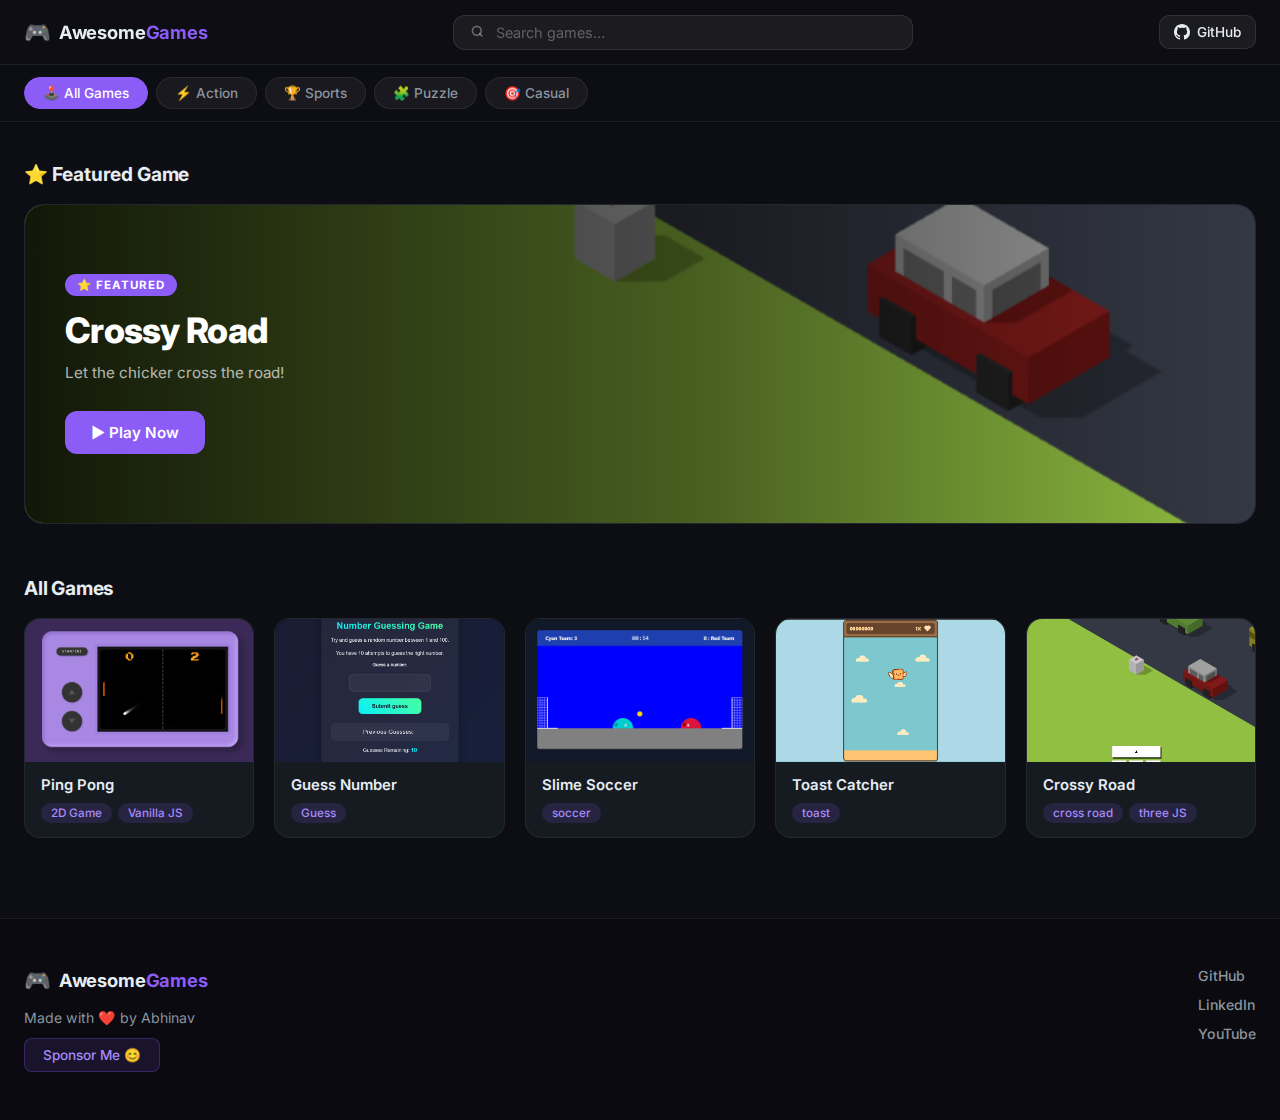
<file: index.html>
<!DOCTYPE html>
<html lang="en">
  <head>
    <meta charset="UTF-8" />
    <meta name="viewport" content="width=device-width, initial-scale=1.0" />
    <link rel="shortcut icon" href="./public/favicon.ico" type="image/x-icon" />
    <title>Awesome Games</title>
    <link rel="stylesheet" href="style.css" />
    <link rel="preconnect" href="https://fonts.googleapis.com" />
    <link rel="preconnect" href="https://fonts.gstatic.com" crossorigin />
    <link
      href="https://fonts.googleapis.com/css2?family=Inter:wght@400;500;600;700;800&display=swap"
      rel="stylesheet"
    />
    <script
      defer
      data-domain="abhinavthedev.github.io"
      src="https://getanalyzr.vercel.app/tracking-script.js"
    ></script>
  </head>
  <body>
    <!-- Header -->
    <header class="site-header">
      <div class="header-inner">
        <div class="header-left">
          <div class="logo">
            <span class="logo-icon">🎮</span>
            <span class="logo-text"
              >Awesome<span class="logo-accent">Games</span></span
            >
          </div>
        </div>
        <div class="header-center">
          <div class="search-bar">
            <svg
              class="search-icon"
              viewBox="0 0 20 20"
              fill="none"
              stroke="currentColor"
              stroke-width="2"
            >
              <circle cx="8.5" cy="8.5" r="5.5" />
              <path d="M15 15l-3-3" stroke-linecap="round" />
            </svg>
            <input
              type="text"
              id="search-input"
              placeholder="Search games…"
              autocomplete="off"
            />
          </div>
        </div>
        <div class="header-right">
          <a
            target="_blank"
            href="https://github.com/abhinavthedev"
            class="gh-btn"
          >
            <svg viewBox="0 0 16 16" width="16" height="16" fill="currentColor">
              <path
                d="M8 0C3.58 0 0 3.58 0 8c0 3.54 2.29 6.53 5.47 7.59.4.07.55-.17.55-.38
                0-.19-.01-.82-.01-1.49-2.01.37-2.53-.49-2.69-.94-.09-.23-.48-.94-.82-1.13
                -.28-.15-.68-.52-.01-.53.63-.01 1.08.58 1.23.82.72 1.21 1.87.87 2.33.66
                .07-.52.28-.87.51-1.07-1.78-.2-3.64-.89-3.64-3.95 0-.87.31-1.59.82-2.15
                -.08-.2-.36-1.02.08-2.12 0 0 .67-.21 2.2.82.64-.18 1.32-.27 2-.27.68 0
                1.36.09 2 .27 1.53-1.04 2.2-.82 2.2-.82.44 1.1.16 1.92.08 2.12.51.56.82
                1.27.82 2.15 0 3.07-1.87 3.75-3.65 3.95.29.25.54.73.54 1.48 0 1.07-.01
                1.93-.01 2.2 0 .21.15.46.55.38A8.013 8.013 0 0016 8c0-4.42-3.58-8-8-8z"
              />
            </svg>
            <span>GitHub</span>
          </a>
        </div>
      </div>
    </header>

    <!-- Category Filters -->
    <div class="filters-bar">
      <div class="filters-inner">
        <button class="filter-btn active" data-filter="all">
          🕹️ All Games
        </button>
        <button class="filter-btn" data-filter="action">⚡ Action</button>
        <button class="filter-btn" data-filter="sports">🏆 Sports</button>
        <button class="filter-btn" data-filter="puzzle">🧩 Puzzle</button>
        <button class="filter-btn" data-filter="casual">🎯 Casual</button>
      </div>
    </div>

    <!-- Main -->
    <main class="main-content">
      <div class="container">
        <!-- Featured Game -->
        <section class="featured-section" id="featured-section">
          <h2 class="section-title">⭐ Featured Game</h2>
          <div class="featured-card" id="featured-card"></div>
        </section>

        <!-- Games Grid -->
        <section class="games-section">
          <h2 class="section-title" id="games-section-title">All Games</h2>
          <div class="games-grid" id="grid-container"></div>
          <div class="no-results" id="no-results" style="display: none">
            <span class="no-results-icon">🔍</span>
            <p>No games found. Try a different search!</p>
          </div>
        </section>
      </div>
    </main>

    <!-- Game Modal -->
    <div class="game-modal" id="game-modal" role="dialog" aria-modal="true">
      <div class="modal-overlay" id="modal-overlay"></div>
      <div class="modal-container">
        <div class="modal-header">
          <span class="modal-game-title" id="modal-title"></span>
          <div class="modal-actions">
            <button
              class="modal-btn fullscreen-btn"
              id="fullscreen-btn"
              title="Fullscreen"
              aria-label="Toggle fullscreen"
            >
              <svg
                viewBox="0 0 24 24"
                fill="none"
                stroke="currentColor"
                stroke-width="2"
                width="16"
                height="16"
              >
                <path
                  d="M8 3H5a2 2 0 00-2 2v3M21 8V5a2 2 0 00-2-2h-3M16 21h3a2 2 0 002-2v-3M3 16v3a2 2 0 002 2h3"
                  stroke-linecap="round"
                  stroke-linejoin="round"
                />
              </svg>
            </button>
            <button
              class="modal-btn close-btn"
              id="close-modal"
              title="Close"
              aria-label="Close game"
            >
              <svg
                viewBox="0 0 24 24"
                fill="none"
                stroke="currentColor"
                stroke-width="2"
                width="16"
                height="16"
              >
                <path
                  d="M18 6L6 18M6 6l12 12"
                  stroke-linecap="round"
                  stroke-linejoin="round"
                />
              </svg>
            </button>
          </div>
        </div>
        <div class="modal-body">
          <iframe
            id="game-iframe"
            src=""
            title="Game"
            allowfullscreen
          ></iframe>
        </div>
      </div>
    </div>

    <!-- Footer -->
    <footer class="site-footer">
      <div class="container">
        <div class="footer-content">
          <div class="footer-left">
            <div class="logo">
              <span class="logo-icon">🎮</span>
              <span class="logo-text"
                >Awesome<span class="logo-accent">Games</span></span
              >
            </div>
            <div class="footer-info">
              <p>Made with ❤️ by Abhinav</p>
              <a
                href="https://github.com/sponsors/AbhinavTheDev"
                target="_blank"
                class="sponsor-btn"
                >Sponsor Me 😊</a
              >
            </div>
          </div>
          <div class="footer-right">
            <div class="footer-links">
              <a target="_blank" href="https://github.com/abhinavthedev"
                >GitHub</a
              >
              <a
                target="_blank"
                href="https://linkedin.com/in/say-hi-to-abhinav"
                >LinkedIn</a
              >
              <a target="_blank" href="https://www.youtube.com/@DevAbhinav"
                >YouTube</a
              >
            </div>
          </div>
        </div>
      </div>
    </footer>

    <script type="module" src="./script.js"></script>
  </body>
</html>
</file>
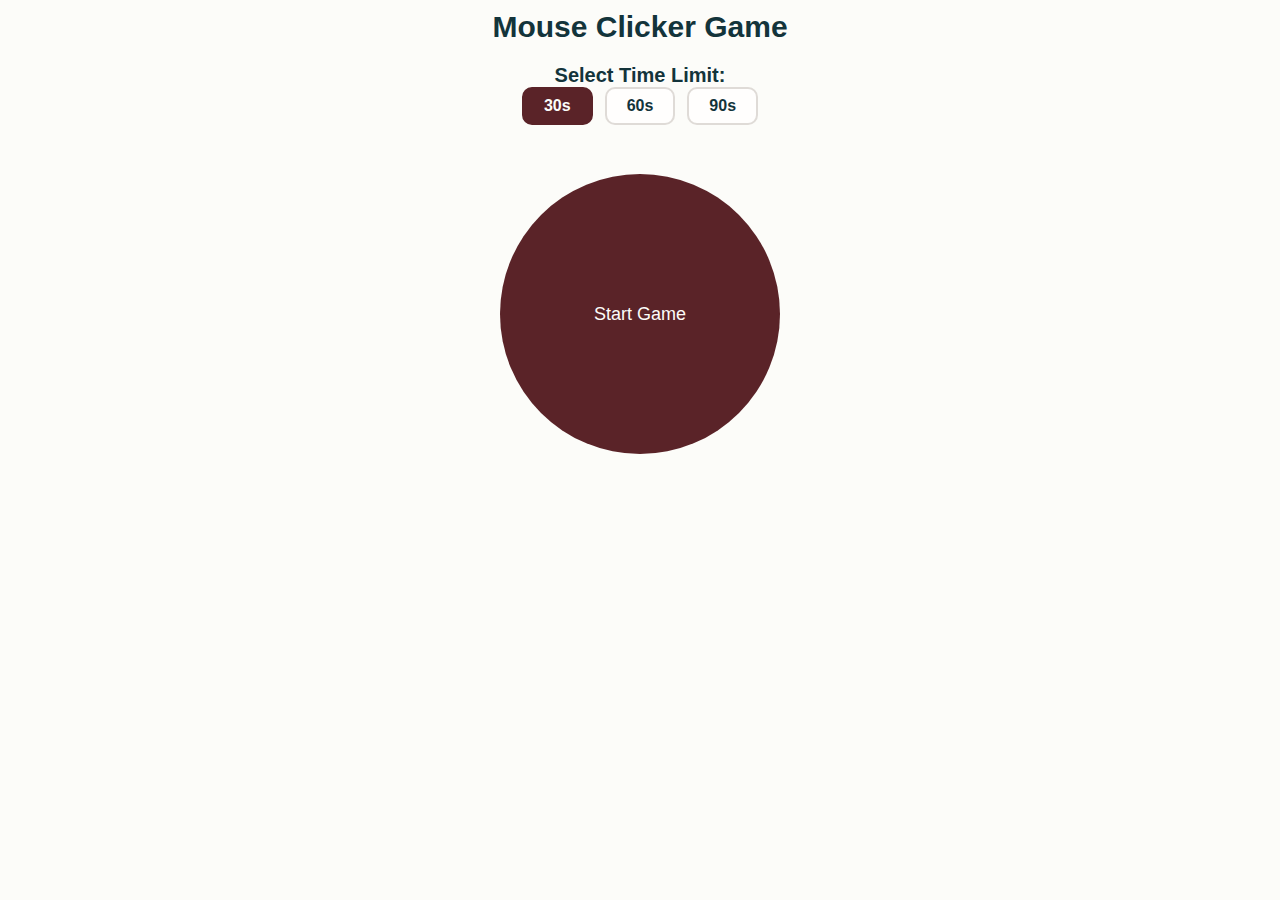
<file: clicker/index.html>
<!DOCTYPE html>
<html lang="en">
  <head>
    <meta charset="UTF-8" />
    <meta name="viewport" content="width=device-width, initial-scale=1.0" />
    <title>Mouse Clicker Game</title>
    <link rel="stylesheet" href="style.css" />
    <script
      defer
      data-domain="abhinavthedev.github.io"
      src="https://getanalyzr.vercel.app/tracking-script.js"
    ></script>
  </head>
  <body>
    <div class="container">
      <!-- Header -->
      <header class="game-header">
        <h1>Mouse Clicker Game</h1>
      </header>

      <div class="action">
        <!-- Time Selector -->
        <div class="time-selector" id="time-selector">
          <h3>Select Time Limit:</h3>
          <div class="time-buttons">
            <button class="btn time-btn active" data-time="30">30s</button>
            <button class="btn time-btn" data-time="60">60s</button>
            <button class="btn time-btn" data-time="90">90s</button>
          </div>
        </div>

        <!-- Stats -->
        <div class="game-stats hidden" id="game-stats">
          <div class="stat-item">
            <div class="stat-label">Time Remaining</div>
            <div class="stat-value" id="timer-display">30</div>
          </div>
        </div>
      </div>

      <!-- Main Click Area -->
      <div class="game-area hidden" id="game-area">
        <button class="click-button circle" id="click-button" disabled>
          <span class="click-text">Click Me!</span>
          <span class="click-counter" id="click-counter">0</span>
        </button>
      </div>

      <!-- Controls -->
      <div class="game-controls">
        <button class="btn circle" id="start-btn">Start Game</button>
      </div>
    </div>

    <!-- Results Modal -->
    <div class="modal hidden" id="results-modal">
      <div class="modal-content">
        <div class="modal-header">
          <h2>🎉 Game Complete!</h2>
        </div>
        <div class="modal-body">
          <div class="results-grid">
            <div class="result-item">
              <div class="result-label">Total Clicks</div>
              <div class="result-value" id="final-score">0</div>
            </div>
            <div class="result-item">
              <div class="result-label">Time Played</div>
              <div class="result-value" id="final-time">30s</div>
            </div>
            <div class="result-item">
              <div class="result-label">Average CPS</div>
              <div class="result-value" id="final-cps">0.00</div>
            </div>
          </div>
          <div class="performance-message" id="performance-message">
            Great job! Keep practicing to improve your speed.
          </div>
        </div>
        <div class="modal-footer">
          <button class="btn" id="play-again-btn">Play Again</button>
        </div>
      </div>
    </div>

    <script src="script.js"></script>
  </body>
</html>
</file>
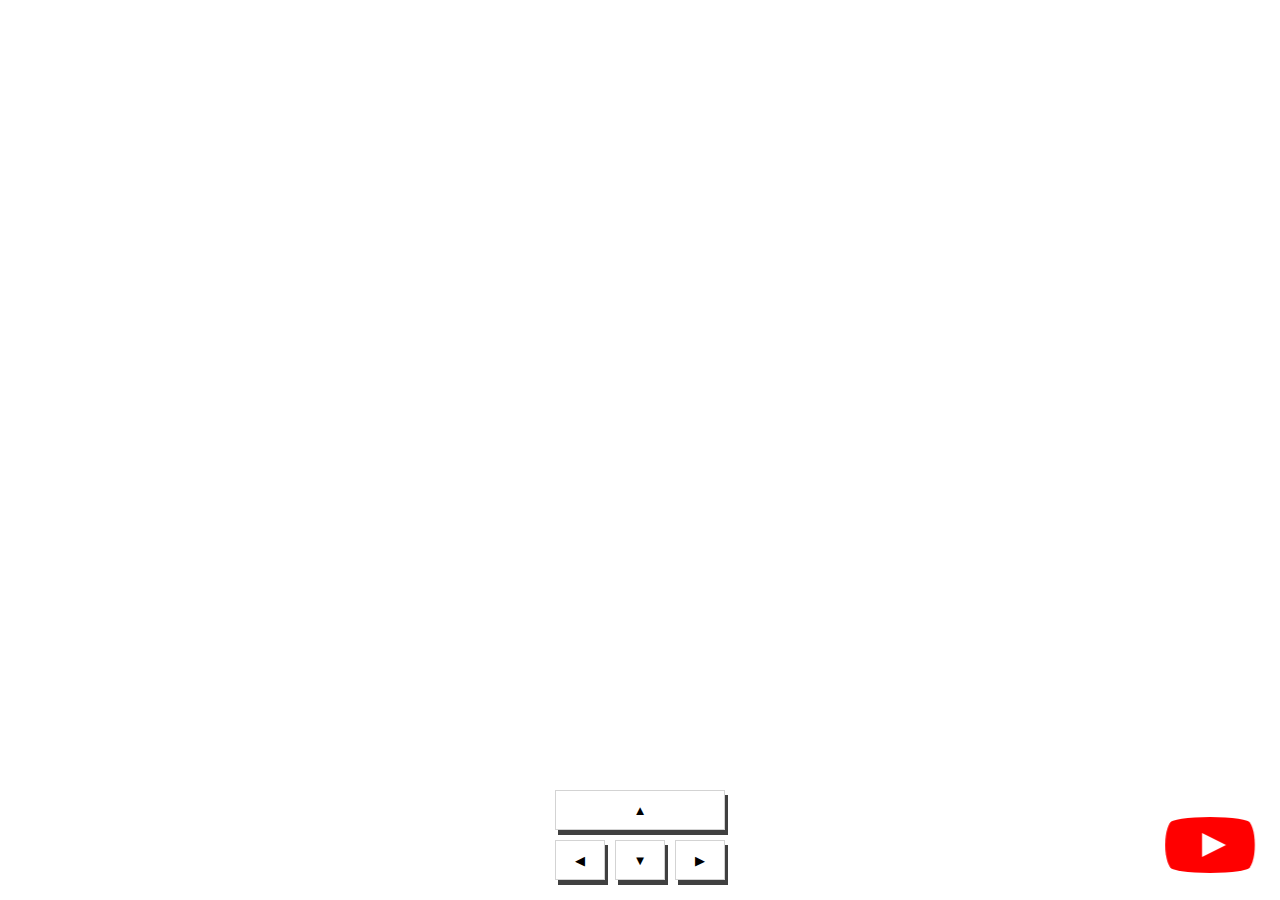
<file: crossy-road/index.html>
<!DOCTYPE html>
<html lang="en">
  <head>
    <meta charset="UTF-8" />
    <meta name="viewport" content="width=device-width, initial-scale=1.0" />
    <link rel="stylesheet" href="style.css" />
    <title>Crossy Road</title>
    <script
      defer
      data-domain="abhinavthedev.github.io"
      src="https://getanalyzr.vercel.app/tracking-script.js"
    ></script>
  </head>
  <body>
    <canvas class="game"></canvas>
    <div id="controls">
      <div>
        <button id="forward">▲</button>
        <button id="left">◀</button>
        <button id="backward">▼</button>
        <button id="right">▶</button>
      </div>
    </div>
    <div id="score">0</div>
    <div id="result-container">
      <div id="result">
        <h1>Game Over</h1>
        <p>Your score: <span id="final-score"></span></p>
        <button id="retry">Retry</button>
      </div>
    </div>

    <a id="youtube" target="_top" href="https://youtu.be/vNr3_hQ3Bws">
      <span>Learn Three.js while building this game on YouTube</span>
    </a>
    <div id="youtube-card">
      Learn Three.js while building this game on YouTube
    </div>
    <script type="module" src="./script.js"></script>
  </body>
</html>
</file>
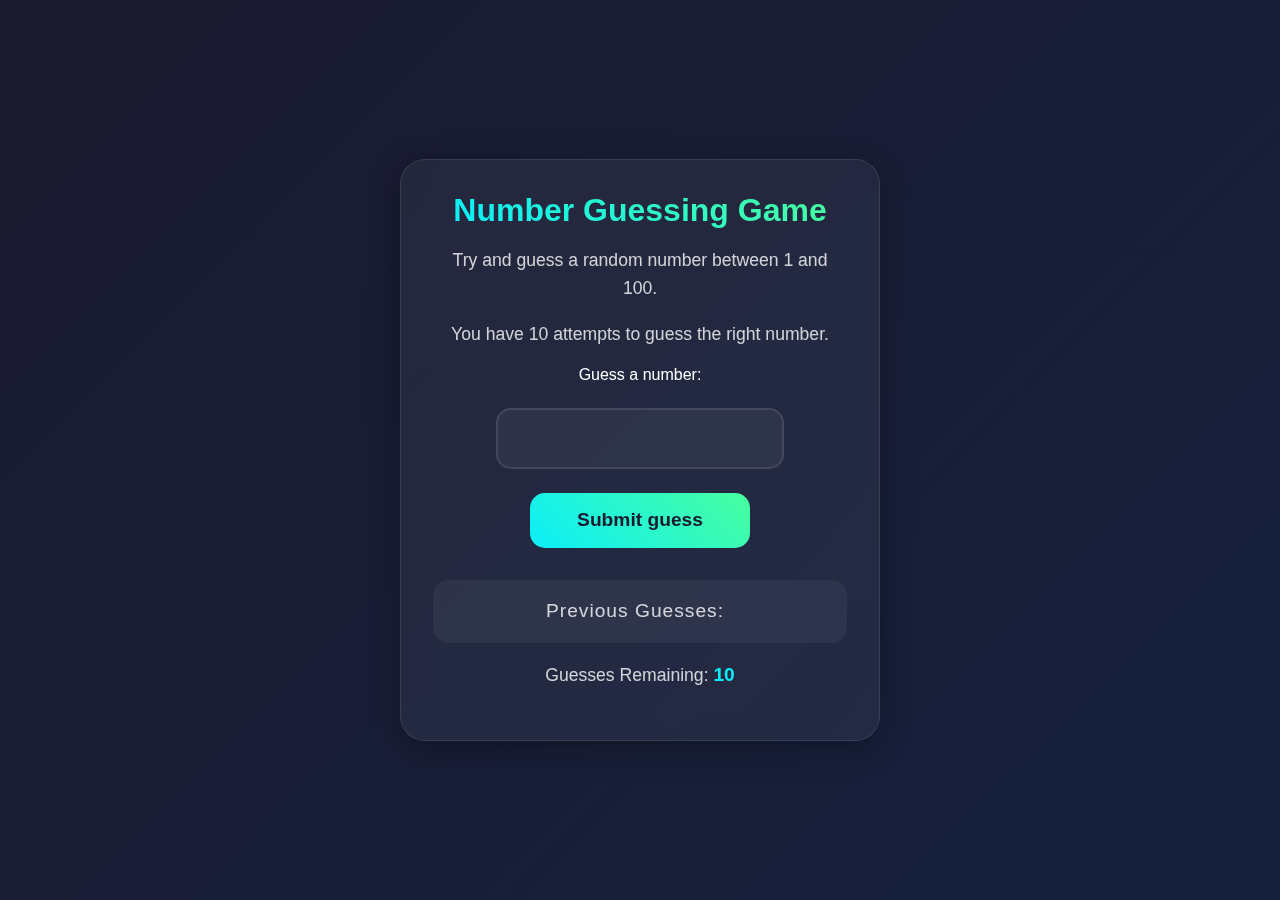
<file: guess-number/index.html>
<!DOCTYPE html>
<html lang="en">
<head>
    <meta charset="UTF-8">
    <meta name="viewport" content="width=device-width, initial-scale=1.0">
    <meta http-equiv="X-UA-Compatible" content="ie=edge">
    <link rel="shortcut icon" href="../public/favicon.ico" type="image/x-icon">
    <title>Number Guessing Game</title>
    <link rel="stylesheet" href="./style.css">
    <script
      defer
      data-domain="abhinavthedev.github.io"
      src="https://getanalyzr.vercel.app/tracking-script.js"
    ></script>
</head>
<body style="background-color:#212121; color:#fff;">
<main>   
    <div id="wrapper">
      <span class="h2">Number Guessing Game</span>
    <p>Try and guess a random number between 1 and 100.</p>
    <p>You have 10 attempts to guess the right number.</p>
        <form class="form">
            <label2 for="guessField" id="guess">Guess a number: </label>
            <input type="text" id="guessField" class="guessField">
            <input type="submit" id="subt" value="Submit guess" class="guessSubmit">
        </form>

        <div class="resultParas">
            <p class="prevGuess">Previous Guesses: <span class="guesses"></span></p>
            <p class="remGuess">Guesses Remaining: <span class="lastResult">10</span></p>
            <p class="lowOrHi"></p>
            </div>
    </div>
</main>
    <script src="./script.js"></script>
</body>
</html>
</file>
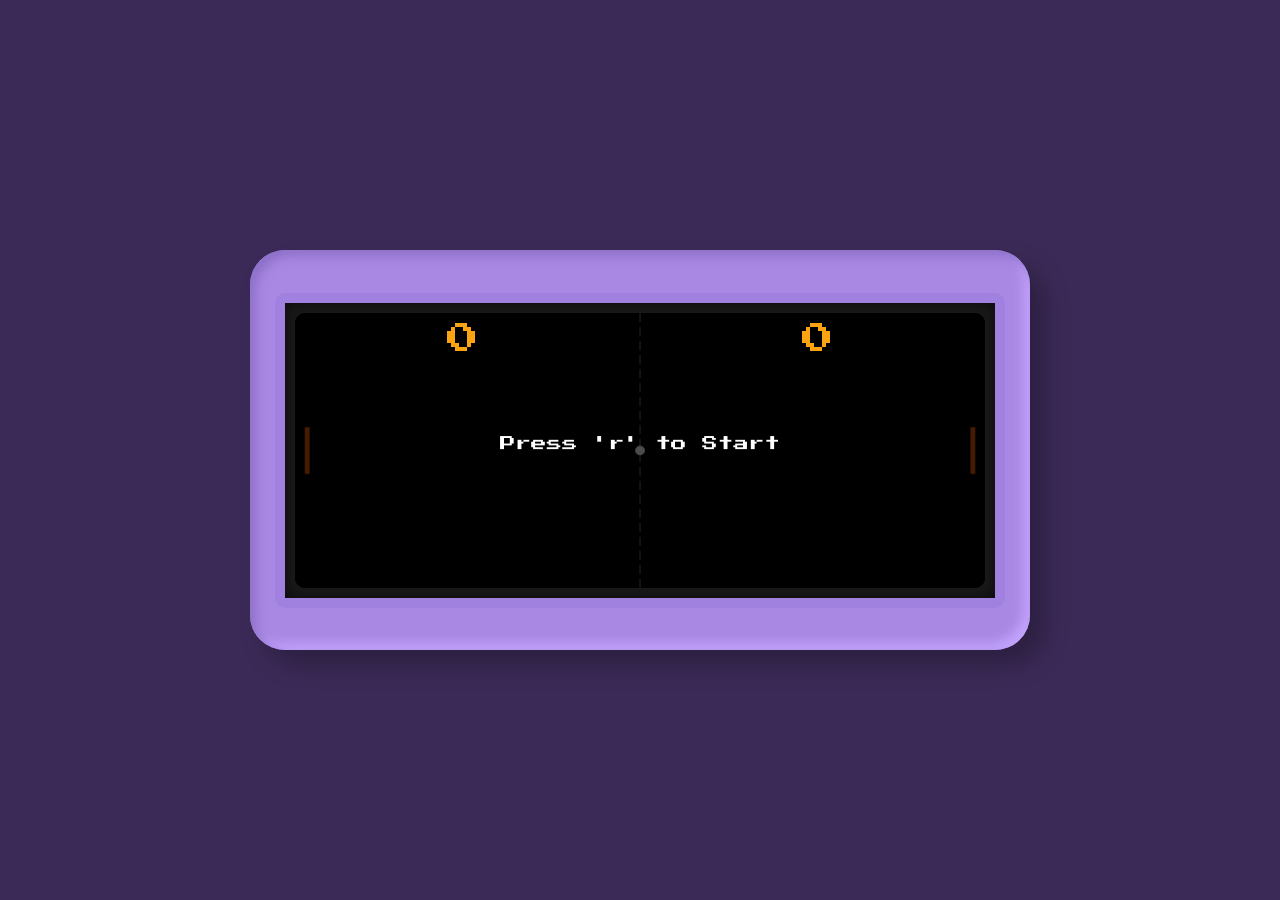
<file: ping-pong/index.html>
<!DOCTYPE html>
<html lang="en">
  <head>
    <meta charset="UTF-8" />
    <meta
      name="viewport"
      content="width=device-width, initial-scale=1.0, user-scalable=no"
    />
    <title>Ping Pong</title>
    <script type="module" src="./script.js"></script>
    <link rel="preconnect" href="https://fonts.googleapis.com" />
    <link rel="preconnect" href="https://fonts.gstatic.com" crossorigin />
    <link rel="stylesheet" href="style.css" />
    <script
      defer
      data-domain="abhinavthedev.github.io"
      src="https://getanalyzr.vercel.app/tracking-script.js"
    ></script>
  </head>
  <body>
    <div class="console">
      <div class="controls">
        <div class="start-btn button">START(r)</div>
        <div class="navigation-buttons">
          <div class="nav-btn button up">
            <div class="arrow"></div>
          </div>
          <div class="nav-btn button down">
            <div class="arrow"></div>
          </div>
        </div>
      </div>
      <div class="screen-area">
        <div class="screen">
          <div id="left-score" class="score"></div>
          <div id="right-score" class="score"></div>
          <canvas id="pong"></canvas>
        </div>
      </div>
    </div>
  </body>
</html>
</file>
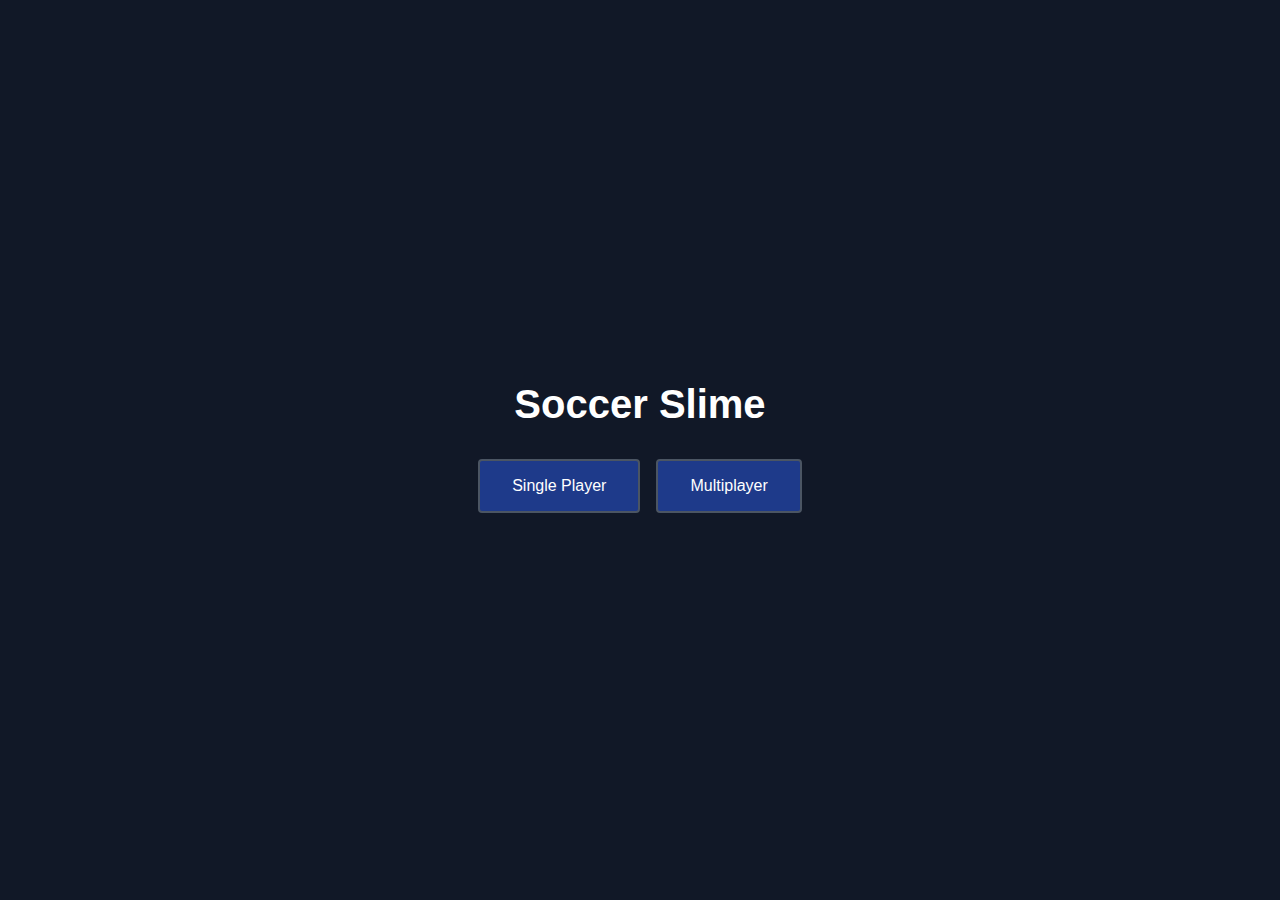
<file: slime-soccer/index.html>
<!DOCTYPE html>
<html lang="en">
  <head>
    <meta charset="UTF-8" />
    <meta name="viewport" content="width=device-width, initial-scale=1.0" />
    <link rel="stylesheet" href="./style.css" />
    <title>Soccer Slime</title>
  </head>
  <body>
    <div class="game-container">
      <!-- Main Menu -->
      <div id="mainMenu" class="menu">
        <h1>Soccer Slime</h1>
        <!-- <p></p> -->
        <div class="menu-buttons">
          <button onclick="selectPlayerMode('single')">Single Player</button>
          <button onclick="selectPlayerMode('multi')">Multiplayer</button>
        </div>
      </div>

      <!-- Game Mode Selection -->
      <div id="gameModeMenu" class="menu hidden">
        <h2>Select Game Duration</h2>
        <div class="team-display">
          <span class="cyan-team">Cyan Team</span>
          <span style="margin: 0 1rem">vs</span>
          <span class="red-team">Red Team</span>
        </div>
        <div class="menu-buttons">
          <button onclick="startGame('1min')">1 Minute</button>
          <button onclick="startGame('2min')">2 Minutes</button>
          <button onclick="startGame('4min')">4 Minutes</button>
          <button onclick="startGame('8min')">8 Minutes</button>
          <button onclick="startGame('worldcup')">World Cup</button>
        </div>
        <div class="instructions" id="instructions"></div>
        <button class="small-button" onclick="backToMainMenu()">Back</button>
      </div>

      <!-- Game Screen -->
      <div id="gameScreen" class="hidden">
        <div class="score-board">
          <span class="score">Cyan Team: <span id="leftScore">0</span></span>
          <span class="timer" id="timer">00:00</span>
          <span class="score"><span id="rightScore">0</span> : Red Team</span>
        </div>
        <canvas id="gameCanvas" width="800" height="400"></canvas>
      </div>
      <div id="winnerScreen" class="winner-screen hidden">
        <div class="winner-screen-content">
          <h2><span id="winnerText"></span>&#127881;</h2>
          <button onclick="backToMainMenu()">Back to Menu</button>
        </div>
      </div>
    </div>
    <script src="./script.js"></script>
  </body>
</html>
</file>
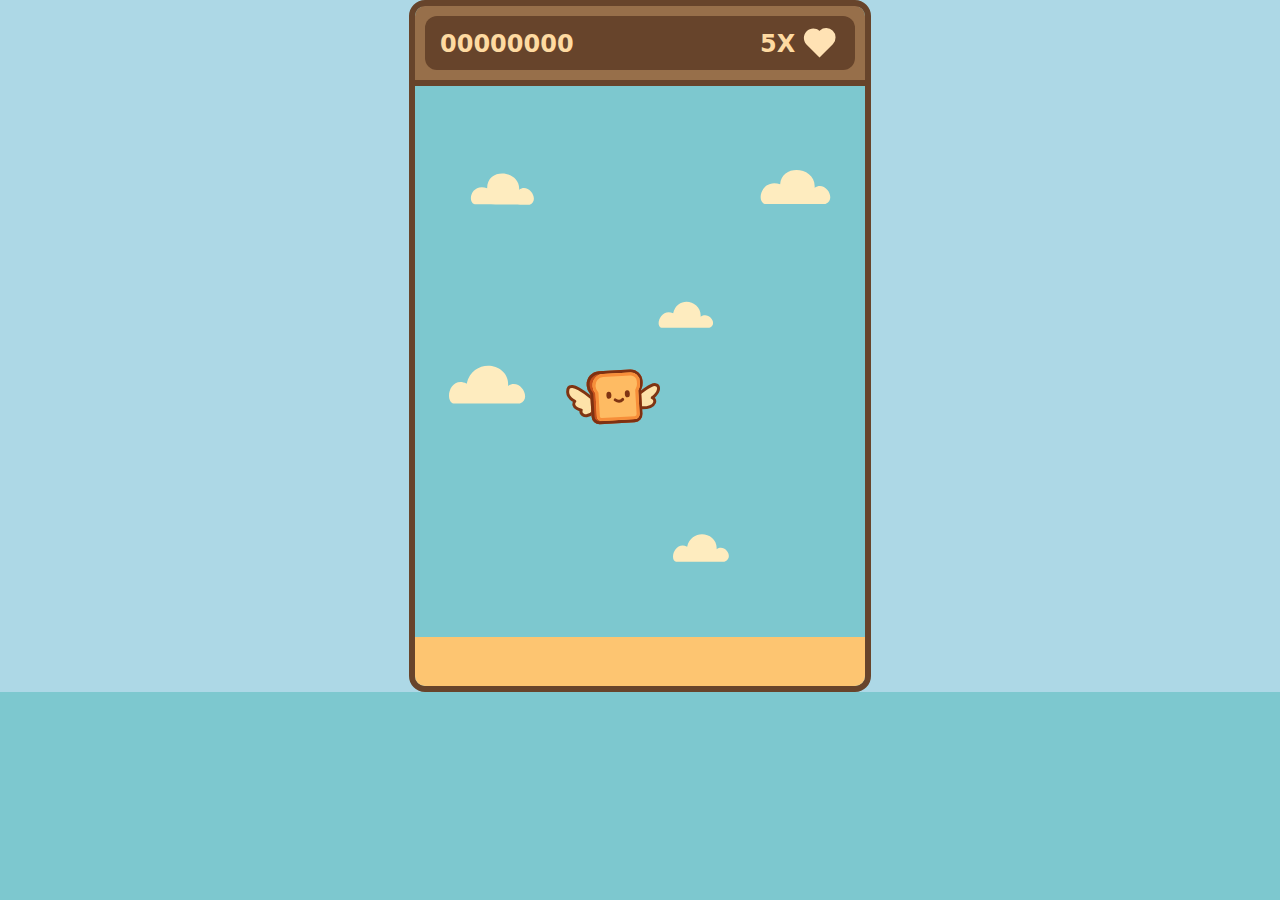
<file: toast-catcher/index.html>
<!DOCTYPE html>
<html lang="en">
  <head>
    <meta charset="UTF-8" />
    <meta name="viewport" content="width=device-width, initial-scale=1.0" />
    <link rel="stylesheet" href="style.css" />
    <title>Toast Catcher Game</title>
    <script
      defer
      data-domain="abhinavthedev.github.io"
      src="https://getanalyzr.vercel.app/tracking-script.js"
    ></script>
  </head>
  <body>
    <div class="frame">
      <svg
        id="game"
        xmlns="http://www.w3.org/2000/svg"
        xmlns:xlink="http://www.w3.org/1999/xlink"
        width="450"
        height="680"
        fill="none"
        viewBox="0 0 450 680"
      >
        <path fill="#7DC8CF" d="M0 1h450v680H0z" />
        <path fill="#976F4A" d="M0 0h450v80H0z" />
        <path fill="#FDC571" d="M0 631h450v50H0z" />
        <path fill="#67442B" d="M0 74h450v6H0z" />
        <rect width="430" height="54" x="10" y="10" fill="#67442B" rx="12" />
        <path
          xmlns="http://www.w3.org/2000/svg"
          fill="#FFE2B4"
          d="M391.652 25.303c3.524-3.523 9.148-3.665 12.842-.427l.017-.016.352-.334a9.407 9.407 0 0 1 13.285 13.286l-.333.352-13.303 13.303-13.304-13.304.016-.017c-3.238-3.695-3.097-9.318.428-12.843Z"
        />
        <g fill="#FEDAA1" font="inherit">
          <text id="score" x="25" y="46">00000000</text>
          <text id="lives" x="345" y="46" font="inherit"></text>
        </g>

        <path
          fill="#FEECBF"
          d="M104.139 183.699c1.5-19.5-32-23-32-1.5-15.5-5.5-20.5 13.5-12.5 16 14.5 0 43.5.5 55 .5 10.5-4-.5-22-10.5-15Zm295.5-2c1.642-21.263-33-24.5-34.5-3.5-18.5-6-24.258 16.956-15.5 19.682h60.837c11.495-4.362.111-23.815-10.837-16.182ZM93.078 379.908c1.792-23.22-34.939-29.209-41.439-2.209-16.5-8-22.677 16.903-13.12 19.88h66.384c12.543-4.763.121-26.007-11.825-17.671Zm192.561-69.209c1.295-16-22.804-22.105-27.5-3.5-11.919-5.513-18.639 12.448-11.736 14.5h47.954c9.061-3.282-.089-16.744-8.718-11Zm16 232.5c1.307-16.633-24.76-21.841-29.5-2.5-12.033-5.731-18.163 12.839-11.194 14.971h48.413c10.281-3.471.993-18.442-7.719-12.471Z"
        />

        <g
          font-size="36"
          id="game-over-screen"
          pointer-events="none"
          visibility="hidden"
        >
          <text
            x="225"
            y="220"
            text-anchor="middle"
            stroke="#603719"
            stroke-width="10"
          >
            GAME OVER
          </text>
          <text x="225" y="220" text-anchor="middle" fill="#f16f33">
            GAME OVER
          </text>
          <text
            id="final-score-info"
            x="225"
            y="260"
            text-anchor="middle"
            font-size="24"
            fill="white"
          >
            Final Score: 0
          </text>
        </g>

        <!-- symbols -->
        <symbol
          id="toast"
          xmlns="http://www.w3.org/2000/svg"
          width="95"
          height="57"
          viewBox="0 0 95 57"
        >
          <path
            class="toast__wings"
            fill="#FDE2A9"
            stroke="#7F3412"
            stroke-linejoin="round"
            stroke-width="3"
            d="M3.793 18.165c.905-.484 1.938-.526 2.887-.399 1.88.252 4.141 1.27 6.375 2.527 3.967 2.234 8.385 5.539 11.558 8.103l1.279 1.048.105.096a1.5 1.5 0 0 1 .424.87l1.47 11.701a1.5 1.5 0 0 1-.432 1.254c-3.981 3.94-8.147 4.232-10.628 2.541-1.168-.796-2.067-2.187-1.735-3.753.053-.25.135-.483.24-.702-1.743-.454-3.15-1.018-4.257-1.658-1.747-1.01-2.903-2.31-3.22-3.799-.292-1.363.181-2.602 1.058-3.47-1.424-.708-2.823-1.57-4-2.646-2.349-2.147-3.818-5.157-2.921-9.21l.05-.2c.265-.997.838-1.817 1.747-2.303Zm85.793-2.258c-1.486-.17-3.23.45-4.847 1.238-2.93 1.426-6.42 3.904-9.438 6.2l-1.26.971-.133.116a1.5 1.5 0 0 0-.448 1.1l.251 12.107a1.5 1.5 0 0 0 1.44 1.468c3.919.158 6.967-.368 9.192-1.296 2.19-.913 3.742-2.294 4.306-3.937.288-.837.307-1.725.002-2.556-.304-.828-.892-1.499-1.647-1.973a5.05 5.05 0 0 0-.67-.351 23.515 23.515 0 0 0 2.936-2.553c1.003-1.038 1.868-2.154 2.475-3.29.6-1.126.998-2.366.924-3.61-.055-.913-.297-1.79-.868-2.481-.595-.72-1.4-1.06-2.215-1.153Z"
          />
          <mask id="a" fill="#fff">
            <path
              d="M63.941.713c6.616-.394 12.298 4.65 12.692 11.266l.12 2.016a12.94 12.94 0 0 1-1.657 7.165l1.421 23.884a8 8 0 0 1-7.51 8.461l-34.86 2.074a8 8 0 0 1-8.461-7.511l-1.343-22.575a12.946 12.946 0 0 1-3.543-8.17l-.06-1.017c-.427-7.167 5.038-13.323 12.204-13.75L63.941.714Z"
            />
          </mask>
          <path
            fill="#C7511B"
            d="M63.941.713c6.616-.394 12.298 4.65 12.692 11.266l.12 2.016a12.94 12.94 0 0 1-1.657 7.165l1.421 23.884a8 8 0 0 1-7.51 8.461l-34.86 2.074a8 8 0 0 1-8.461-7.511l-1.343-22.575a12.946 12.946 0 0 1-3.543-8.17l-.06-1.017c-.427-7.167 5.038-13.323 12.204-13.75L63.941.714Z"
          />
          <path
            fill="#7E3112"
            d="m63.941.713-.178-2.995.178 2.995Zm12.692 11.266-2.995.178 2.995-.178Zm.12 2.016 2.994-.178-2.994.178Zm-1.657 7.165-2.61-1.478a2.999 2.999 0 0 0-.385 1.656l2.995-.178Zm1.421 23.884 2.995-.178-2.995.178Zm-50.831 3.024-2.995.178 2.995-.178Zm-1.343-22.575 2.995-.178a3 3 0 0 0-.819-1.887l-2.176 2.065Zm-3.543-8.17-2.995.179 2.995-.179Zm-.06-1.017-2.995.178 2.994-.178Zm12.204-13.75-.178-2.994.178 2.995ZM63.941.714l.178 2.994a9 9 0 0 1 9.52 8.45l2.994-.178 2.995-.178c-.493-8.27-7.595-14.575-15.865-14.083l.178 2.995ZM76.633 11.98l-2.995.178.12 2.016 2.995-.178 2.994-.178-.12-2.016-2.994.178Zm.12 2.016-2.995.178a9.94 9.94 0 0 1-1.273 5.509l2.611 1.478 2.611 1.477a15.938 15.938 0 0 0 2.04-8.82l-2.994.178Zm-1.657 7.165-2.995.178 1.421 23.884 2.995-.178 2.995-.178L78.09 20.98l-2.995.178Zm1.421 23.884-2.995.178a5 5 0 0 1-4.694 5.288l.178 2.995.178 2.995c6.065-.361 10.689-5.57 10.328-11.634l-2.995.178Zm-7.51 8.461-.179-2.995-34.86 2.074.179 2.995.178 2.995 34.86-2.074-.179-2.995Zm-34.86 2.074-.178-2.995a5 5 0 0 1-5.288-4.694l-2.995.178-2.995.178c.361 6.064 5.57 10.688 11.634 10.328l-.178-2.995Zm-8.461-7.511 2.995-.178-1.343-22.576-2.995.179-2.995.178 1.343 22.575 2.995-.178Zm-1.343-22.575 2.176-2.065a9.946 9.946 0 0 1-2.724-6.283l-2.995.178-2.995.179a15.945 15.945 0 0 0 4.362 10.055l2.176-2.064Zm-3.543-8.17 2.995-.178-.06-1.017-2.996.178-2.994.178.06 1.018 2.995-.179Zm-.06-1.017 2.994-.178c-.328-5.513 3.875-10.249 9.389-10.577l-.179-2.994-.178-2.995c-8.82.525-15.546 8.1-15.021 16.922l2.994-.178Zm12.204-13.75.179 2.995L64.12 3.707 63.94.713l-.178-2.995L32.766-.438l.178 2.995Z"
            mask="url(#a)"
          />
          <mask id="b" fill="#fff">
            <path
              d="M64.353 3.719a9 9 0 0 1 9.518 8.45l.177 2.969a10.949 10.949 0 0 1-1.721 6.587l1.39 23.368a5 5 0 0 1-4.694 5.288l-32.78 1.95a5 5 0 0 1-5.288-4.694l-1.362-22.894a10.953 10.953 0 0 1-2.882-6.789l-.058-.973c-.36-6.064 4.263-11.273 10.327-11.634L64.353 3.72Z"
            />
          </mask>
          <path
            fill="#FEBB63"
            d="M64.353 3.719a9 9 0 0 1 9.518 8.45l.177 2.969a10.949 10.949 0 0 1-1.721 6.587l1.39 23.368a5 5 0 0 1-4.694 5.288l-32.78 1.95a5 5 0 0 1-5.288-4.694l-1.362-22.894a10.953 10.953 0 0 1-2.882-6.789l-.058-.973c-.36-6.064 4.263-11.273 10.327-11.634L64.353 3.72Z"
          />
          <path
            fill="#F78E39"
            d="M64.353 3.719 64.175.724l.178 2.995Zm9.695 11.419 2.995-.178-2.995.178Zm-1.721 6.587-2.525-1.62a3 3 0 0 0-.47 1.799l2.995-.179Zm1.39 23.368 2.995-.178-2.995.178Zm-4.694 5.288.178 2.995-.178-2.995Zm-32.78 1.95.178 2.995-.178-2.995Zm-5.288-4.694-2.995.178 2.995-.178Zm-1.362-22.894 2.994-.178a3 3 0 0 0-.787-1.853l-2.207 2.031Zm-2.882-6.789-2.995.178 2.995-.178ZM36.98 5.347l-.179-2.994.178 2.994ZM64.352 3.72l.178 2.995a6 6 0 0 1 6.346 5.633l2.994-.178 2.995-.179C76.473 5.375 70.79.33 64.175.724l.178 2.995Zm9.518 8.45-2.994.178.176 2.969 2.995-.178 2.995-.178-.177-2.97-2.995.178Zm.177 2.969-2.995.178a7.949 7.949 0 0 1-1.25 4.789l2.524 1.62 2.524 1.621a13.947 13.947 0 0 0 2.192-8.386l-2.995.178Zm-1.721 6.587-2.995.178 1.39 23.368 2.995-.178 2.995-.178-1.39-23.368-2.995.178Zm1.39 23.368-2.995.178a2 2 0 0 1-1.877 2.116l.178 2.994.178 2.995a8 8 0 0 0 7.51-8.46l-2.994.177Zm-4.694 5.288-.178-2.994-32.78 1.95.178 2.994.178 2.995 32.78-1.95-.178-2.995Zm-32.78 1.95-.178-2.994a2 2 0 0 1-2.116-1.878l-2.994.178-2.995.179a8 8 0 0 0 8.46 7.51l-.177-2.995Zm-5.288-4.694 2.994-.178-1.361-22.894-2.995.178-2.995.178 1.362 22.894 2.995-.178Zm-1.362-22.894 2.207-2.031a7.954 7.954 0 0 1-2.094-4.936l-2.995.178-2.995.178a13.953 13.953 0 0 0 3.669 8.642l2.208-2.031Zm-2.882-6.789 2.995-.178-.058-.973-2.995.178-2.995.178.058.973 2.995-.178Zm-.058-.973 2.995-.178a8 8 0 0 1 7.51-8.461l-.178-2.995-.178-2.994C29.084 2.812 23.2 9.44 23.658 17.159l2.995-.178ZM36.98 5.347l.178 2.995 27.373-1.628-.178-2.995-.178-2.995-27.373 1.629.178 2.994Z"
            mask="url(#b)"
          />
          <path
            stroke="#7F3412"
            stroke-linecap="round"
            stroke-linejoin="round"
            stroke-width="3"
            d="M49.28 31.137c2.615 1.848 5.61 1.67 7.488-.445"
          />
          <g class="toast__eyes">
            <ellipse
              cx="61.42"
              cy="25.123"
              fill="#7F3412"
              rx="2.5"
              ry="3.5"
              transform="rotate(-3.404 61.42 25.123)"
            />
            <ellipse
              cx="42.994"
              cy="26.502"
              fill="#7F3412"
              rx="2.5"
              ry="3.5"
              transform="rotate(-3.404 42.994 26.502)"
            />
          </g>
        </symbol>
      </svg>
    </div>
    <script src="./script.js"></script>
  </body>
</html>
</file>
<file: clicker/style.css>
/* =========================
  1. DESIGN TOKENS (MODULAR & REDUCED)
  ========================= */
:root {
  /* COLORS */
  --color-white: #fff;
  --color-black: #000;
  --color-cream-50: #fcfcf9;
  --color-cream-100: #fffefd;
  --color-slate-500: #626c71;
  --color-slate-900: #13343b;
  --color-teal-500: #21808d;
  --color-teal-600: #1d7480;
  --color-teal-700: #1a6873;
  --color-brown-600: #5e5240;
  --color-red-500: #c0152f;
  --color-orange-500: #a84b2f;

  /* SEMANTIC COLORS */
  --color-background: var(--color-cream-50);
  --color-surface: var(--color-cream-100);
  --color-text: var(--color-slate-900);
  --color-text-secondary: var(--color-slate-500);
  --color-primary: #5a2328;
  --color-primary-hover: var(--color-teal-600);
  --color-primary-active: var(--color-teal-700);
  --color-secondary: rgba(94, 82, 64, 0.12);
  --color-border: rgba(94, 82, 64, 0.2);
  --color-btn-primary-text: var(--color-cream-50);
  --color-card-border: rgba(94, 82, 64, 0.12);
  --color-error: var(--color-red-500);
  --color-warning: var(--color-orange-500);
  --color-focus-ring: rgba(33, 128, 141, 0.4);

  /* TYPOGRAPHY */
  --font-base: "FKGroteskNeue", "Geist", "Inter", -apple-system,
    BlinkMacSystemFont, "Segoe UI", Roboto, sans-serif;
  --font-mono: "Berkeley Mono", ui-monospace, SFMono-Regular, Menlo, Monaco,
    Consolas, monospace;
  --font-sm: 12px;
  --font-md: 14px;
  --font-lg: 16px;
  --font-xl: 18px;
  --font-2xl: 20px;
  --font-3xl: 24px;
  --font-4xl: 30px;
  --font-weight-medium: 500;
  --font-weight-semibold: 550;
  --font-weight-bold: 600;

  --color-border: rgba(94, 82, 64, 0.2);
  --color-btn-primary-text: var(--color-cream-50);
  --color-card-border: rgba(94, 82, 64, 0.12);
  --color-card-border-inner: rgba(94, 82, 64, 0.12);
  --color-error: var(--color-red-500);
  --color-success: var(--color-teal-500);
  --color-warning: var(--color-orange-500);
  --color-info: var(--color-slate-500);
  --color-focus-ring: rgba(33, 128, 141, 0.4);

  /* TYPOGRAPHY */
  --font-base: "FKGroteskNeue", "Geist", "Inter", -apple-system,
    BlinkMacSystemFont, "Segoe UI", Roboto, sans-serif;
  --font-mono: "Berkeley Mono", ui-monospace, SFMono-Regular, Menlo, Monaco,
    Consolas, monospace;
  --font-xs: 11px;
  --font-sm: 12px;
  --font-md: 14px;
  --font-lg: 16px;
  --font-xl: 18px;
  --font-2xl: 20px;
  --font-3xl: 24px;
  --font-4xl: 30px;
  --font-weight-normal: 400;
  --font-weight-medium: 500;
  --font-weight-semibold: 550;
  --font-weight-bold: 600;

  /* SPACING */
  --space-0: 0;
  --space-1: 1px;
  --space-2: 2px;
  --space-4: 4px;
  --space-8: 8px;
  --space-12: 12px;
  --space-16: 16px;
  --space-20: 20px;
  --space-24: 24px;
  --space-32: 32px;

  /* BORDER RADIUS */
  --radius-sm: 6px;
  --radius-base: 8px;
  --radius-md: 10px;
  --radius-lg: 12px;
  --radius-full: 9999px;

  /* SHADOWS */
  --shadow-xs: 0 1px 2px rgba(0, 0, 0, 0.02);
  --shadow-sm: 0 1px 3px rgba(0, 0, 0, 0.04), 0 1px 2px rgba(0, 0, 0, 0.02);
  --shadow-md: 0 4px 6px -1px rgba(0, 0, 0, 0.04),
    0 2px 4px -1px rgba(0, 0, 0, 0.02);
  --shadow-lg: 0 10px 15px -3px rgba(0, 0, 0, 0.04),
    0 4px 6px -2px rgba(0, 0, 0, 0.02);

  /* ANIMATION */
  --duration-fast: 150ms;
  --duration-normal: 250ms;
  --ease-standard: cubic-bezier(0.16, 1, 0.3, 1);
}

/* =========================
   2. UTILITY CLASSES
   ========================= */
.flex {
  display: flex;
}
.flex-col {
  flex-direction: column;
}
.items-center {
  align-items: center;
}
.justify-center {
  justify-content: center;
}
.gap-8 {
  gap: var(--space-8);
}
.gap-16 {
  gap: var(--space-16);
}
.m-0 {
  margin: 0;
}
.mt-8 {
  margin-top: var(--space-8);
}
.mb-8 {
  margin-bottom: var(--space-8);
}
.p-0 {
  padding: 0;
}
.px-16 {
  padding-left: var(--space-16);
  padding-right: var(--space-16);
}
.block {
  display: block;
}
.hidden {
  display: none;
}
.sr-only {
  position: absolute;
  width: 1px;
  height: 1px;
  padding: 0;
  margin: -1px;
  overflow: hidden;
  clip: rect(0, 0, 0, 0);
  white-space: nowrap;
  border-width: 0;
}

/* =========================
   3. BASE ELEMENTS
   ========================= */
html {
  font-size: var(--font-md);
  font-family: var(--font-base);
  color: var(--color-text);
  background: var(--color-background);
  box-sizing: border-box;
}
body {
  margin: 0;
  padding: 0;
}
*,
*::before,
*::after {
  box-sizing: inherit;
}
h1,
h2,
h3,
h4,
h5,
h6 {
  margin: 0;
  font-weight: var(--font-weight-semibold);
  color: var(--color-text);
}
h1 {
  font-size: var(--font-4xl);
}
h2 {
  font-size: var(--font-3xl);
}
h3 {
  font-size: var(--font-2xl);
}
h4 {
  font-size: var(--font-xl);
}
h5 {
  font-size: var(--font-lg);
}
h6 {
  font-size: var(--font-md);
}
a {
  color: var(--color-primary);
  text-decoration: none;
}
a:hover {
  color: var(--color-primary-hover);
}
code,
pre {
  font-family: var(--font-mono);
  background: var(--color-secondary);
  border-radius: var(--radius-sm);
}
code {
  padding: var(--space-1) var(--space-4);
}
pre {
  padding: var(--space-16);
  margin: var(--space-16) 0;
  overflow: auto;
  border: 1px solid var(--color-border);
}
pre code {
  background: none;
  padding: 0;
}

/* =========================
   4. BUTTONS
   ========================= */
.btn {
  display: inline-flex;
  align-items: center;
  justify-content: center;
  padding: 10px 32px;
  border-radius: var(--radius-base);
  font-size: var(--font-md);
  font-weight: 500;
  cursor: pointer;
  border: none;
  background: var(--color-primary);
  color: var(--color-btn-primary-text);
  transition: background var(--duration-fast) var(--ease-standard);
}
.btn:focus-visible {
  outline: none;
  box-shadow: 0 0 0 3px var(--color-focus-ring);
}
.btn--secondary {
  background: var(--color-secondary);
  color: var(--color-text);
}
.btn--outline {
  background: transparent;
  border: 1px solid var(--color-border);
  color: var(--color-text);
}
.btn:disabled {
  opacity: 0.5;
  cursor: not-allowed;
}

/* =========================
   5. GAME-SPECIFIC STYLES
   ========================= */
.container {
  max-width: 800px;
  margin: 0 auto;
  padding: 10px;
  min-height: 100vh;
  display: flex;
  flex-direction: column;
  align-items: center;
  gap: 10px;
}
.game-header {
  text-align: center;
  margin-bottom: 10px;
}
.game-header h1 {
  color: var(--color-text);
}
.action {
  width: 100%;
  height: 100px;
  display: flex;
  justify-content: center;
}
.time-selector {
  /* display: flex; */
  flex-direction: column;
  gap: 8px;
  text-align: center;
  margin-bottom: 10px;
}
.time-buttons {
  display: flex;
  gap: var(--space-12);
  justify-content: center;
}
.time-btn {
  padding: var(--space-8) var(--space-20);
  font-size: var(--font-lg);
  font-weight: var(--font-weight-semibold);
  border-radius: var(--radius-md);
  border: 2px solid var(--color-border);
  background: var(--color-surface);
  color: var(--color-text);
}
.time-btn.active {
  background: var(--color-primary);
  color: var(--color-btn-primary-text);
  border-color: var(--color-primary);
}
.game-stats {
  width: 100%;
  max-width: 500px;
  margin-bottom: 10px;
}
.stat-item {
  background: var(--color-surface);
  border: 1px solid var(--color-card-border);
  border-radius: var(--radius-lg);
  padding: var(--space-16);
  text-align: center;
}
.stat-label {
  font-size: var(--font-sm);
  color: var(--color-text-secondary);
  margin-bottom: var(--space-4);
  font-weight: var(--font-weight-medium);
}
.stat-value {
  font-size: var(--font-3xl);
  font-weight: var(--font-weight-bold);
  color: var(--color-primary);
}
.game-area {
  justify-content: center;
  align-items: center;
}

.circle {
  width: 280px;
  height: 280px;
  border-radius: 50%;
  font-size: var(--font-xl);
}

.click-button {
  border: 4px solid #884e1f;
  background: var(--color-primary);
  color: var(--color-btn-primary-text);
  font-size: var(--font-2xl);
  font-weight: var(--font-weight-bold);
  cursor: pointer;
  display: flex;
  flex-direction: column;
  align-items: center;
  justify-content: center;
  gap: var(--space-8);
  box-shadow: var(--shadow-lg);
  transition: transform 0.15s ease-out, box-shadow 0.15s ease-out;
  user-select: none;
  -webkit-tap-highlight-color: transparent;
  touch-action: manipulation;
}
.click-button:active:not(:disabled) {
  transform: scale(0.92);
  transition: transform 0.08s ease-out;
  box-shadow: var(--shadow-sm);
}
.click-button.bounce {
  transform: scale(1.05);
  transition: transform 0.12s cubic-bezier(0.68, -0.55, 0.265, 1.55);
}
.click-button:disabled {
  opacity: 0.5;
  cursor: not-allowed;
  background: var(--color-secondary);
  border-color: var(--color-border);
  color: var(--color-text-secondary);
  transform: scale(1);
  transition: none;
}
.click-text,
.click-counter {
  pointer-events: none;
}
.click-text {
  font-size: var(--font-2xl);
}
.click-counter {
  font-size: var(--font-4xl);
  font-weight: var(--font-weight-bold);
  margin-top: var(--space-8);
}

/* Modal styles */
.modal {
  position: fixed;
  top: 0;
  left: 0;
  width: 100%;
  height: 100%;
  background: rgba(0, 0, 0, 0.7);
  display: flex;
  align-items: center;
  justify-content: center;
  z-index: 1000;
  opacity: 1;
  transition: opacity var(--duration-normal) var(--ease-standard);
}

.modal.hidden {
  opacity: 0;
  pointer-events: none;
}

.modal-content {
  background: var(--color-surface);
  border-radius: var(--radius-lg);
  box-shadow: var(--shadow-lg);
  max-width: 500px;
  width: 90%;
  max-height: 90vh;
  overflow-y: auto;
  border: 1px solid var(--color-card-border);
}

.modal-header {
  padding: var(--space-12);
  text-align: center;
  border-bottom: 1px solid var(--color-card-border-inner);
}

.modal-header h2 {
  margin: 0;
  color: var(--color-text);
  font-size: var(--font-size-3xl);
}

.modal-body {
  padding: var(--space-24);
}

.results-grid {
  display: grid;
  gap: var(--space-16);
  margin-bottom: var(--space-24);
}

.result-item {
  background: var(--color-bg-1);
  border: 1px solid var(--color-border);
  border-radius: var(--radius-md);
  padding: var(--space-16);
  text-align: center;
}

.result-label {
  font-size: var(--font-size-sm);
  color: var(--color-text-secondary);
  margin-bottom: var(--space-4);
  font-weight: var(--font-weight-medium);
}

.result-value {
  font-size: var(--font-size-3xl);
  font-weight: var(--font-weight-bold);
  color: var(--color-primary);
}

.performance-message {
  background: var(--color-bg-3);
  border: 1px solid var(--color-success);
  border-radius: var(--radius-md);
  padding: var(--space-16);
  text-align: center;
  color: var(--color-success);
  font-weight: var(--font-weight-medium);
}

.modal-footer {
  padding: 12px;
  text-align: center;
  /* border-top: 1px solid var(--color-card-border-inner); */
}
/* =========================
   6. RESPONSIVE
   ========================= */
@media (max-width: 768px) {
  .container {
    padding: var(--space-16);
    gap: var(--space-16);
  }
  .game-stats {
    grid-template-columns: 1fr;
    gap: var(--space-12);
  }
  .time-buttons {
    align-items: center;
  }
  .click-button {
    font-size: var(--font-xl);
  }
  .click-counter {
    font-size: var(--font-3xl);
  }
  .game-controls {
    flex-direction: column;
    align-items: center;
  }
}
@media (max-width: 480px) {
  .click-button {
    font-size: var(--font-lg);
  }
  .click-counter {
    font-size: var(--font-2xl);
  }
}
</file>
<file: crossy-road/style.css>
@import url("https://fonts.googleapis.com/css?family=Press+Start+2P");
body {
  margin: 0;
  display: flex;
  font-family: "Press Start 2P", cursive;
}

#controls {
  position: absolute;
  bottom: 20px;
  min-width: 100%;
  display: flex;
  align-items: flex-end;
  justify-content: center;
}

#controls div {
  display: grid;
  grid-template-columns: 50px 50px 50px;
  gap: 10px;
}

#controls button {
  width: 100%;
  height: 40px;
  background-color: white;
  border: 1px solid lightgray;
  box-shadow: 3px 5px 0px 0px rgba(0, 0, 0, 0.75);
  cursor: pointer;
  outline: none;
}

#controls button:first-of-type {
  grid-column: 1/-1;
}

#score {
  position: absolute;
  top: 20px;
  left: 20px;

  font-size: 2em;
  color: white;
}

#result-container {
  position: absolute;
  min-width: 100%;
  min-height: 100%;
  top: 0;
  display: flex;
  align-items: center;
  justify-content: center;
  visibility: hidden;

  #result {
    display: flex;
    flex-direction: column;
    align-items: center;
    background-color: white;
    padding: 20px;
  }

  button {
    background-color: red;
    padding: 20px 50px 20px 50px;
    font-family: inherit;
    font-size: inherit;
    cursor: pointer;
  }
}


#youtube,
#youtube-card {
  display: none;
  font-family: "Segoe UI", Tahoma, Geneva, Verdana, sans-serif;
  color: black;
}

@media (min-height: 425px) {
  /** Youtube logo by https://codepen.io/alvaromontoro */
  #youtube {
    z-index: 50;
    width: 100px;
    display: block;
    height: 70px;
    position: fixed;
    bottom: 20px;
    right: 20px;
    background: red;
    border-radius: 50% / 11%;
    transform: scale(0.8);
    transition: transform 0.5s;
  }

  #youtube:hover,
  #youtube:focus {
    transform: scale(0.9);
    color: black;
  }

  #youtube::before {
    content: "";
    display: block;
    position: absolute;
    top: 7.5%;
    left: -6%;
    width: 112%;
    height: 85%;
    background: red;
    border-radius: 9% / 50%;
  }

  #youtube::after {
    content: "";
    display: block;
    position: absolute;
    top: 20px;
    left: 40px;
    width: 45px;
    height: 30px;
    border: 15px solid transparent;
    box-sizing: border-box;
    border-left: 30px solid white;
  }

  #youtube span {
    font-size: 0;
    position: absolute;
    width: 0;
    height: 0;
    overflow: hidden;
  }

  #youtube:hover + #youtube-card {
    z-index: 49;
    display: block;
    position: fixed;
    bottom: 12px;
    right: 10px;
    padding: 25px 130px 25px 25px;
    width: 300px;
    background-color: white;
  }
}
</file>
<file: guess-number/style.css>
html {
  font-family: 'Poppins', sans-serif;
}

body {
  width: 100%;
  max-width: 100vw;
  margin: 0;
  background: linear-gradient(135deg, #1a1a2e 0%, #16213e 100%);
  min-height: 100vh;
  display: flex;
  align-items: center;
  justify-content: center;
}

#wrapper {
  box-sizing: border-box;
  border-radius: 25px;
  text-align: center;
  width: 480px;
  background: rgba(255, 255, 255, 0.05);
  backdrop-filter: blur(10px);
  color: #fff;
  padding: 2rem;
  box-shadow: 0 8px 32px rgba(0, 0, 0, 0.3);
  border: 1px solid rgba(255, 255, 255, 0.1);
  transition: all 0.4s ease;
}

#wrapper:hover {
  transform: translateY(-5px);
  box-shadow: 0 12px 40px rgba(0, 0, 0, 0.4);
}

.h2 {
  background: linear-gradient(45deg, #0beef9, #48ff9f);
  -webkit-background-clip: text;
  background-clip: text;
  color: transparent;
  font-size: 2rem;
  margin-bottom: 1.5rem;
  font-weight: 700;
  text-shadow: none;
  border: none;
}

#guessField {
  width: 280px;
  height: 55px;
  font-size: 1.5rem;
  background: rgba(255, 255, 255, 0.05);
  border: 2px solid rgba(255, 255, 255, 0.1);
  border-radius: 15px;
  color: #fff;
  text-align: center;
  margin: 1.5rem auto;
  transition: all 0.3s ease;
}

#guessField:focus {
  outline: none;
  border-color: #0beef9;
  box-shadow: 0 0 15px rgba(11, 238, 249, 0.3);
}

#subt {
  background: linear-gradient(45deg, #0beef9, #48ff9f);
  color: #1a1a2e;
  width: 220px;
  height: 55px;
  border-radius: 15px;
  font-size: 1.2rem;
  font-weight: 600;
  border: none;
  cursor: pointer;
  transition: all 0.3s ease;
}

#subt:hover {
  transform: scale(1.05);
  box-shadow: 0 0 20px rgba(11, 238, 249, 0.4);
}

.prevGuess {
  background: rgba(255, 255, 255, 0.05);
  padding: 1rem;
  border-radius: 15px;
  margin: 1rem 0;
  font-size: 1.2rem;
  letter-spacing: 1px;
  display: flex;
  flex-wrap: wrap;
  gap: 10px;
  justify-content: center;
  max-width: 100%;
}

/* Individual guess styling
.guesses span {
  background: rgb(255, 255, 255);
  padding: 0.5rem;
  border-radius: 10px;
  border: 1px solid rgba(11, 238, 249, 0.2);
  min-width: 40px;
  display: inline-block;
  text-align: center;
  animation: fadeIn 0.3s ease;
  transition: all 0.3s ease;
} */

.guesses span:hover {
  background: rgba(11, 238, 249, 0.2);
  transform: translateY(-2px);
  box-shadow: 0 5px 15px rgba(11, 238, 249, 0.1);
}

.lowOrHi h2 {
  background: rgba(255, 255, 255, 0.05);
  padding: 1rem;
  border-radius: 15px;
  animation: slideIn 0.5s ease;
  font-size: 1.3rem;
  margin: 1rem 0;
}

@keyframes fadeIn {
  from {
    opacity: 0;
    transform: scale(0.8) translateY(-10px);
  }
  to {
    opacity: 1;
    transform: scale(1) translateY(0);
  }
}

@keyframes slideIn {
  from { transform: translateY(-20px); opacity: 0; }
  to { transform: translateY(0); opacity: 1; }
}

#newGame {
  background: linear-gradient(45deg, #0beef9, #48ff9f);
  color: #1a1a2e;
  padding: 1rem 2rem;
  border-radius: 15px;
  font-size: 1.2rem;
  font-weight: 600;
  cursor: pointer;
  transition: all 0.3s ease;
  border: none;
  margin-top: 1rem;
}

#newGame:hover {
  transform: scale(1.05);
  box-shadow: 0 0 20px rgba(11, 238, 249, 0.4);
}

.resultParas {
  margin-top: 2rem;
}

.lastResult {
  font-weight: 600;
  color: #0beef9;
  font-size: 1.2rem;
}

p {
  color: rgba(255, 255, 255, 0.8);
  line-height: 1.6;
  font-size: 1.1rem;
}
</file>
<file: ping-pong/style.css>
@import url("https://fonts.googleapis.com/css2?family=Poppins:wght@600;700&family=Press+Start+2P&display=swap");
:root {
  --bg-color: #3b2a57;
  --console-color: #a988e3;
  --console-shadow-light: #c5a7ff;
  --console-shadow-dark: #8d6fc7;
  --screen-bg: #1a1a1a;
  --button-color: #333;
  --text-color: #dcdcdc;
  --score-color: #fca311;
}

body {
  margin: 0;
  padding: 20px;
  box-sizing: border-box;
  display: flex;
  justify-content: center;
  align-items: center;
  min-height: 100vh;
  background-color: var(--bg-color);
  font-family: "Poppins", sans-serif;
  overflow: hidden;
  -webkit-tap-highlight-color: transparent;
}

.console {
  position: relative;
  width: 780px;
  height: 400px;
  background: var(--console-color);
  border-radius: 35px;
  box-shadow: inset 6px 6px 12px var(--console-shadow-dark),
    inset -6px -6px 12px var(--console-shadow-light),
    15px 15px 25px rgba(0, 0, 0, 0.25);
  display: flex;
  flex-direction: row;
  align-items: center;
  padding: 25px;
  box-sizing: border-box;
}

.controls {
  display: none;
  /* flex-basis: 25%;
  height: 100%;
  position: relative;
  display: flex;
  flex-direction: column;
  justify-content: space-between;
  align-items: center;
  padding: 30px 0;
  box-sizing: border-box; */
}

.screen-area {
  flex-basis: 100%;
  height: 100%;
  display: flex;
  justify-content: center;
  align-items: center;
}

.screen {
  width: 100%;
  height: 90%;
  background: var(--screen-bg);
  border-radius: 10px;
  border: 10px solid #a181e0;
  box-shadow: inset 0 0 15px rgba(0, 0, 0, 0.7);
  position: relative;
  display: flex;
  justify-content: space-between;
  align-items: stretch;
  padding: 10px;
  box-sizing: border-box;
  overflow: hidden;
}

#pong {
  background-color: black;
  width: 100%;
  height: 100%;
  border-radius: 10px;
}

.score {
  position: absolute;
  top: 20px;
  color: var(--score-color);
  font-family: "Press Start 2P", cursive;
  font-size: 2rem;
  text-shadow: 2px 2px 4px rgba(0, 0, 0, 0.5);
}

#left-score {
  left: 25%;
  transform: translateX(-50%);
}

#right-score {
  right: 25%;
  transform: translateX(50%);
}

.button {
  user-select: none;
  transition: transform 0.05s ease-in-out, box-shadow 0.05s ease-in-out;
  cursor: pointer;
}

.arrow {
  width: 0;
  height: 0;
  border-style: solid;
}
.start-btn {
  height: 28px;
  background: var(--button-color);
  border-radius: 14px;
  display: flex;
  justify-content: center;
  align-items: center;
  padding: 0 20px;
  color: var(--text-color);
  font-size: 11px;
  font-weight: 600;
  letter-spacing: 2px;
  text-transform: uppercase;
  box-shadow: 2px 2px 4px rgba(0, 0, 0, 0.4), inset 1px 1px 2px #555,
    inset -1px -1px 2px #222;
}

.start-btn.pressed {
  box-shadow: 1px 1px 2px rgba(0, 0, 0, 0.4), inset 2px 2px 3px #222,
    inset -1px -1px 2px #555;
  transform: translateY(1px);
}
.navigation-buttons {
  display: none;
}

.nav-btn {
  width: 70px;
  height: 70px;
  background: var(--button-color);
  border-radius: 50%;
  display: flex;
  justify-content: center;
  align-items: center;
  box-shadow: 2px 2px 4px rgba(0, 0, 0, 0.4), inset 1px 1px 2px #555,
    inset -1px -1px 2px #222;
}

.nav-btn.pressed {
  box-shadow: 1px 1px 2px rgba(0, 0, 0, 0.4), inset 2px 2px 3px #222,
    inset -1px -1px 2px #555;
  transform: translateY(1px);
}

/* Default: Up/Down arrows for large screens */
.up .arrow {
  border-width: 0 12px 16px 12px;
  border-color: transparent transparent #555 transparent;
}

.down .arrow {
  border-width: 16px 12px 0 12px;
  border-color: #555 transparent transparent transparent;
}

/* Responsive layout for smaller screens */
@media (max-width: 620px) {
  .console {
    width: 95vw;
    max-width: 460px;
    height: 480px;
    flex-direction: column;
    padding: 20px;
  }
  .screen-area {
    order: 1; /* Screen comes first */
    width: 100%;
    height: auto;
  }
  .controls {
      flex-basis: 25%;
  position: relative;
  display: flex;
  align-items: center;
  box-sizing: border-box;
    order: 2; /* Controls come second */
    width: 100%;
    height: auto;
    flex-direction: row;
    justify-content: space-around;
    gap: 20px;
    padding: 10px 0 0 0;
  }
  .navigation-buttons {
    display: flex;
    gap: 20px;
    justify-content: center;
    flex-direction: column;
  }
  .screen {
    height: 280px;
  }
  #left-score {
    left: 20%;
  }
  #right-score {
    right: 20%;
  }

  /* Change arrows to Left/Right for small screens */
  /* .up .arrow {
    border-width: 12px 16px 12px 0;
    border-color: transparent #555 transparent transparent;
  }

  .down .arrow {
    border-width: 12px 0 12px 16px;
    border-color: transparent transparent transparent #555;
  } */
}

@media (max-width: 420px) {
  .nav-btn {
    width: 60px;
    height: 60px;
  }
  /* Smaller Left/Right arrows */
  /* .up .arrow {
    border-width: 10px 14px 10px 0;
  }
  .down .arrow {
    border-width: 10px 0 10px 14px;
  } */
  .score {
    font-size: 1.5rem;
  }
}
</file>
<file: slime-soccer/style.css>
.hidden {
  display: none;
}
body {
  margin: 0;
  padding: 0;
  background-color: #111827;
  color: white;
  font-family: -apple-system, BlinkMacSystemFont, "Segoe UI", Roboto, sans-serif;
  display: flex;
  justify-content: center;
  align-items: center;
  min-height: 100vh;
}

.game-container {
  display: flex;
  flex-direction: column;
  align-items: center;
}

.menu {
  text-align: center;
}

.menu h1 {
  font-size: 2.5rem;
  font-weight: bold;
  margin-bottom: 2rem;
}

.menu p {
  color: #d1d5db;
  margin-bottom: 0.5rem;
}

.menu-buttons {
  display: flex;
  gap: 1rem;
  margin: 2rem 0;
  justify-content: center;
}

button {
  padding: 1rem 2rem;
  background-color: #1e3a8a;
  color: white;
  border: 2px solid #4b5563;
  border-radius: 0.25rem;
  font-size: 1rem;
  cursor: pointer;
  transition: background-color 0.2s;
}

button:hover {
  background-color: #1e40af;
}

.small-button {
  padding: 0.5rem 1rem;
  font-size: 0.875rem;
  background-color: #374151;
}

.small-button:hover {
  background-color: #4b5563;
}

.score-board {
  background-color: #1e40af;
  padding: 1rem 2rem;
  border-radius: 0.5rem 0.5rem 0 0;
  /* width: 800px; */
  display: flex;
  justify-content: space-between;
  align-items: center;
  box-sizing: border-box;
}

.score {
  font-size: 1.25rem;
  font-weight: bold;
}

.timer {
  font-size: 1.5rem;
  font-family: monospace;
}

canvas {
  /* border: 4px solid #374151; */
  border-radius: 0 0 0.5rem 0.5rem;
  display: block;
}



.team-display {
  margin: 1rem 0;
  font-size: 1.125rem;
}

.cyan-team {
  color: #00ced1;
}

.red-team {
  color: #dc143c;
}

.instructions {
  font-size: 0.875rem;
  color: #9ca3af;
  margin-top: 1rem;
}

.winner-screen {
  text-align: center;
  /* margin-top: 2rem; */
  position: fixed;
  top: 0;
  left: 0;
  width: 100%;
  height: 100%;
  background: rgba(0, 0, 0, 0.89);
  /* display: flex; */
  align-items: center;
  justify-content: center;
  z-index: 1000;
  opacity: 1;
  transition: opacity var(--duration-normal) var(--ease-standard);
}
.winner-screen-content {
  background: #0F0A0A;
  border-radius: 12px;
  max-width: 500px;
  width: 90%;
  max-height: 90vh;
  overflow-y: auto;
  padding: 12px;
}
.winner-screen h2 {
  font-size: 2rem;
  font-weight: bold;
  margin-bottom: 1rem;
}
</file>
<file: toast-catcher/style.css>
:root {
  background-color: #7dc8cf;
  font-family: system-ui;
  font-variant-numeric: tabular-nums;
}

*,
:after,
:before {
  box-sizing: border-box;
}

svg {
  display: block;
  font-size: 1.5rem;
  font-weight: 900;
  max-width: 100%;
  height: auto;
  max-height: 100%;
}

body {
  margin: 0;
  display: grid;
  place-items: center;
  background: lightblue;
}

.frame {
  border: 6px solid #67442b;
  border-radius: 16px;
  background: #67442b;
   /* max-height: 100vh; */
}

#game {
  border-radius: 10px;
  user-select: none;
}

.toast {
  cursor: pointer;

  &__wings {
    animation: wings-flapping linear infinite 0.4s;
    transform-origin: center 85%;
    pointer-events: none;
  }

  &__eyes {
    animation: blink linear infinite 2s;
    transform-origin: 15px;
  }
}

@keyframes wings-flapping {
  0%,
  100% {
    scale: 1 1;
  }
  50% {
    scale: 1 0.8;
  }
}

@keyframes blink {
  0%,
  90% {
    scale: 1 1;
  }
  100% {
    scale: 1 0;
  }
}
</file>
<file: style.css>
/* ===========================
   Reset & Base
=========================== */
*,
*::before,
*::after {
  box-sizing: border-box;
  margin: 0;
  padding: 0;
}

body {
  font-family: "Inter", -apple-system, BlinkMacSystemFont, "Segoe UI", Roboto,
    sans-serif;
  background-color: #0d0d14;
  color: #e6edf3;
  min-height: 100vh;
  -webkit-font-smoothing: antialiased;
  -moz-osx-font-smoothing: grayscale;
}

a {
  text-decoration: none;
  color: inherit;
}

.container {
  max-width: 1280px;
  margin: 0 auto;
  padding: 0 24px;
}

/* ===========================
   Header
=========================== */
.site-header {
  position: sticky;
  top: 0;
  z-index: 100;
  background-color: rgba(13, 13, 20, 0.92);
  backdrop-filter: blur(14px);
  -webkit-backdrop-filter: blur(14px);
  border-bottom: 1px solid rgba(255, 255, 255, 0.07);
}

.header-inner {
  max-width: 1280px;
  margin: 0 auto;
  padding: 0 24px;
  height: 64px;
  display: flex;
  align-items: center;
  gap: 16px;
}

.header-left,
.header-right {
  flex-shrink: 0;
}

.header-center {
  flex: 1;
  display: flex;
  justify-content: center;
}

/* Logo */
.logo {
  display: flex;
  align-items: center;
  gap: 8px;
  font-size: 1.15rem;
  font-weight: 700;
  white-space: nowrap;
  letter-spacing: -0.01em;
}

.logo-icon {
  font-size: 1.35rem;
}

.logo-accent {
  color: #8b5cf6;
}

/* Search */
.search-bar {
  display: flex;
  align-items: center;
  background: rgba(255, 255, 255, 0.06);
  border: 1px solid rgba(255, 255, 255, 0.1);
  border-radius: 12px;
  padding: 8px 16px;
  gap: 10px;
  transition: border-color 0.2s, background 0.2s;
  max-width: 460px;
  width: 100%;
}

.search-bar:focus-within {
  border-color: #8b5cf6;
  background: rgba(139, 92, 246, 0.08);
}

.search-icon {
  width: 16px;
  height: 16px;
  flex-shrink: 0;
  color: rgba(255, 255, 255, 0.35);
}

#search-input {
  background: none;
  border: none;
  outline: none;
  color: #e6edf3;
  font-size: 0.9rem;
  font-family: inherit;
  width: 100%;
}

#search-input::placeholder {
  color: rgba(255, 255, 255, 0.3);
}

/* GitHub button */
.gh-btn {
  display: flex;
  align-items: center;
  gap: 7px;
  padding: 8px 14px;
  background: rgba(255, 255, 255, 0.06);
  border: 1px solid rgba(255, 255, 255, 0.1);
  border-radius: 10px;
  color: #e6edf3;
  font-size: 0.85rem;
  font-weight: 500;
  transition: background 0.2s, border-color 0.2s;
  white-space: nowrap;
}

.gh-btn:hover {
  background: rgba(255, 255, 255, 0.12);
  border-color: rgba(255, 255, 255, 0.2);
}

/* ===========================
   Filters Bar
=========================== */
.filters-bar {
  background: #0d0d14;
  border-bottom: 1px solid rgba(255, 255, 255, 0.07);
  position: sticky;
  top: 64px;
  z-index: 90;
}

.filters-inner {
  max-width: 1280px;
  margin: 0 auto;
  padding: 12px 24px;
  display: flex;
  gap: 8px;
  overflow-x: auto;
  scrollbar-width: none;
}

.filters-inner::-webkit-scrollbar {
  display: none;
}

.filter-btn {
  background: rgba(255, 255, 255, 0.05);
  border: 1px solid rgba(255, 255, 255, 0.08);
  color: #8b949e;
  padding: 7px 18px;
  border-radius: 99px;
  font-size: 0.85rem;
  font-weight: 500;
  font-family: inherit;
  cursor: pointer;
  white-space: nowrap;
  transition: all 0.2s;
}

.filter-btn:hover {
  background: rgba(255, 255, 255, 0.1);
  color: #e6edf3;
}

.filter-btn.active {
  background: #8b5cf6;
  border-color: #8b5cf6;
  color: #fff;
}

/* ===========================
   Main Content
=========================== */
.main-content {
  padding: 40px 0 80px;
}

.section-title {
  font-size: 1.2rem;
  font-weight: 700;
  margin-bottom: 18px;
  color: #e6edf3;
  letter-spacing: -0.01em;
}

/* ===========================
   Featured Section
=========================== */
.featured-section {
  margin-bottom: 52px;
}

.featured-card {
  position: relative;
  height: 320px;
  border-radius: 20px;
  overflow: hidden;
  cursor: pointer;
  background: #161b22;
  border: 1px solid rgba(255, 255, 255, 0.06);
}

.featured-card img {
  width: 100%;
  height: 100%;
  object-fit: cover;
  transition: transform 0.4s ease;
  display: block;
}

.featured-card:hover img {
  transform: scale(1.04);
}

.featured-overlay {
  position: absolute;
  inset: 0;
  background: linear-gradient(
    to right,
    rgba(0, 0, 0, 0.88) 0%,
    rgba(0, 0, 0, 0.5) 55%,
    rgba(0, 0, 0, 0) 100%
  );
  display: flex;
  flex-direction: column;
  justify-content: center;
  padding: 40px;
}

.featured-badge {
  display: inline-flex;
  align-items: center;
  gap: 5px;
  background: #8b5cf6;
  color: #fff;
  font-size: 0.72rem;
  font-weight: 700;
  text-transform: uppercase;
  letter-spacing: 0.09em;
  padding: 4px 12px;
  border-radius: 99px;
  width: fit-content;
  margin-bottom: 14px;
}

.featured-title {
  font-size: 2.2rem;
  font-weight: 800;
  line-height: 1.15;
  margin-bottom: 10px;
  color: #fff;
  letter-spacing: -0.02em;
}

.featured-desc {
  font-size: 0.95rem;
  color: rgba(255, 255, 255, 0.68);
  margin-bottom: 26px;
  max-width: 380px;
  line-height: 1.55;
}

.featured-play-btn {
  display: inline-flex;
  align-items: center;
  gap: 9px;
  background: #8b5cf6;
  color: #fff;
  font-size: 0.95rem;
  font-weight: 600;
  padding: 12px 26px;
  border-radius: 12px;
  width: fit-content;
  transition: background 0.2s, transform 0.2s;
  border: none;
  cursor: pointer;
  font-family: inherit;
}

.featured-play-btn:hover {
  background: #7c3aed;
  transform: translateY(-1px);
}

/* ===========================
   Games Grid
=========================== */
.games-section {
  /* spacing handled by section-title */
}

.games-grid {
  display: grid;
  grid-template-columns: repeat(auto-fill, minmax(210px, 1fr));
  gap: 20px;
}

/* ===========================
   Game Card
=========================== */
.game-card {
  background: #161b22;
  border-radius: 16px;
  overflow: hidden;
  cursor: pointer;
  transition: transform 0.22s ease, box-shadow 0.22s ease,
    border-color 0.22s ease;
  border: 1px solid rgba(255, 255, 255, 0.06);
  display: flex;
  flex-direction: column;
}

.game-card:hover {
  transform: translateY(-6px);
  box-shadow: 0 20px 40px rgba(0, 0, 0, 0.45);
  border-color: rgba(139, 92, 246, 0.35);
}

.card-thumbnail {
  position: relative;
  aspect-ratio: 16 / 10;
  overflow: hidden;
  background: #0d0d14;
}

.card-thumbnail img {
  width: 100%;
  height: 100%;
  object-fit: cover;
  transition: transform 0.3s ease;
  display: block;
}

.game-card:hover .card-thumbnail img {
  transform: scale(1.06);
}

.play-overlay {
  position: absolute;
  inset: 0;
  background: rgba(0, 0, 0, 0.48);
  display: flex;
  align-items: center;
  justify-content: center;
  opacity: 0;
  transition: opacity 0.2s;
}

.game-card:hover .play-overlay {
  opacity: 1;
}

.play-icon {
  width: 54px;
  height: 54px;
  background: #8b5cf6;
  border-radius: 50%;
  display: flex;
  align-items: center;
  justify-content: center;
  box-shadow: 0 4px 24px rgba(139, 92, 246, 0.55);
  transform: scale(0.88);
  transition: transform 0.2s;
  font-size: 1.2rem;
  color: #fff;
  padding-left: 3px; /* optical centering of ▶ */
}

.game-card:hover .play-icon {
  transform: scale(1);
}

.card-info {
  padding: 14px 16px;
  flex: 1;
  display: flex;
  flex-direction: column;
  gap: 8px;
}

.card-name {
  font-size: 0.93rem;
  font-weight: 600;
  color: #e6edf3;
  line-height: 1.3;
}

.card-tags {
  display: flex;
  flex-wrap: wrap;
  gap: 6px;
  margin-top: auto;
}

.card-tag {
  background: rgba(139, 92, 246, 0.15);
  color: #a78bfa;
  padding: 3px 10px;
  border-radius: 99px;
  font-size: 0.73rem;
  font-weight: 500;
}

/* ===========================
   No Results
=========================== */
.no-results {
  text-align: center;
  padding: 72px 20px;
  color: #8b949e;
}

.no-results-icon {
  font-size: 2.4rem;
  display: block;
  margin-bottom: 16px;
}

.no-results p {
  font-size: 1.05rem;
}

/* ===========================
   Game Modal
=========================== */
.game-modal {
  position: fixed;
  inset: 0;
  z-index: 1000;
  display: flex;
  align-items: center;
  justify-content: center;
  opacity: 0;
  pointer-events: none;
  transition: opacity 0.25s ease;
}

.game-modal.open {
  opacity: 1;
  pointer-events: all;
}

.modal-overlay {
  position: absolute;
  inset: 0;
  background: rgba(0, 0, 0, 0.82);
  backdrop-filter: blur(5px);
  -webkit-backdrop-filter: blur(5px);
}

.modal-container {
  position: relative;
  z-index: 1;
  width: 90vw;
  max-width: 1020px;
  height: 85vh;
  max-height: 720px;
  background: #161b22;
  border-radius: 20px;
  overflow: hidden;
  display: flex;
  flex-direction: column;
  border: 1px solid rgba(255, 255, 255, 0.1);
  transform: scale(0.95) translateY(8px);
  transition: transform 0.25s ease;
  box-shadow: 0 30px 70px rgba(0, 0, 0, 0.6);
}

.game-modal.open .modal-container {
  transform: scale(1) translateY(0);
}

.modal-header {
  display: flex;
  align-items: center;
  justify-content: space-between;
  padding: 10px 14px;
  background: #0d0d14;
  border-bottom: 1px solid rgba(255, 255, 255, 0.08);
  flex-shrink: 0;
  gap: 12px;
}

.modal-game-title {
  font-size: 0.92rem;
  font-weight: 600;
  color: #e6edf3;
  white-space: nowrap;
  overflow: hidden;
  text-overflow: ellipsis;
}

.modal-actions {
  display: flex;
  gap: 6px;
  flex-shrink: 0;
}

.modal-btn {
  background: rgba(255, 255, 255, 0.06);
  border: 1px solid rgba(255, 255, 255, 0.1);
  color: #e6edf3;
  width: 34px;
  height: 34px;
  border-radius: 8px;
  cursor: pointer;
  display: flex;
  align-items: center;
  justify-content: center;
  transition: background 0.2s;
}

.modal-btn:hover {
  background: rgba(255, 255, 255, 0.12);
}

.close-btn:hover {
  background: rgba(239, 68, 68, 0.18);
  border-color: rgba(239, 68, 68, 0.3);
  color: #f87171;
}

.modal-body {
  flex: 1;
  overflow: hidden;
  position: relative;
}

#game-iframe {
  width: 100%;
  height: 100%;
  border: none;
  display: block;
  background: #000;
}

/* ===========================
   Footer
=========================== */
.site-footer {
  background: #0a0a10;
  border-top: 1px solid rgba(255, 255, 255, 0.07);
  padding: 48px 0;
}

.footer-content {
  display: flex;
  justify-content: space-between;
  align-items: flex-start;
  flex-wrap: wrap;
  gap: 40px;
}

.footer-left {
  display: flex;
  flex-direction: column;
  gap: 16px;
}

.footer-info p {
  font-size: 0.88rem;
  color: #8b949e;
  margin-bottom: 12px;
}

.sponsor-btn {
  display: inline-block;
  background: rgba(139, 92, 246, 0.12);
  border: 1px solid rgba(139, 92, 246, 0.28);
  color: #a78bfa;
  padding: 8px 18px;
  border-radius: 8px;
  font-size: 0.85rem;
  font-weight: 500;
  transition: background 0.2s;
}

.sponsor-btn:hover {
  background: rgba(139, 92, 246, 0.22);
}

.footer-links {
  display: flex;
  flex-direction: column;
  gap: 12px;
}

.footer-links a {
  color: #8b949e;
  font-size: 0.88rem;
  font-weight: 500;
  transition: color 0.2s;
}

.footer-links a:hover {
  color: #e6edf3;
}

/* ===========================
   Responsive
=========================== */
@media (max-width: 900px) {
  .featured-card {
    height: 250px;
  }

  .featured-title {
    font-size: 1.7rem;
  }

  .featured-overlay {
    padding: 28px;
  }
}

@media (max-width: 640px) {
  .header-inner {
    padding: 0 16px;
  }

  .logo-text {
    display: none;
  }

  .gh-btn span {
    display: none;
  }

  .container {
    padding: 0 16px;
  }

  .filters-inner {
    padding: 10px 16px;
  }

  .featured-card {
    height: 210px;
  }

  .featured-desc {
    display: none;
  }

  .featured-overlay {
    padding: 20px;
  }

  .featured-title {
    font-size: 1.4rem;
    margin-bottom: 14px;
  }

  .featured-play-btn {
    font-size: 0.88rem;
    padding: 10px 20px;
  }

  .games-grid {
    grid-template-columns: repeat(2, 1fr);
    gap: 12px;
  }

  .modal-container {
    width: 96vw;
    height: 90vh;
    border-radius: 14px;
  }

  .footer-content {
    flex-direction: column;
    gap: 32px;
  }
}
</file>
